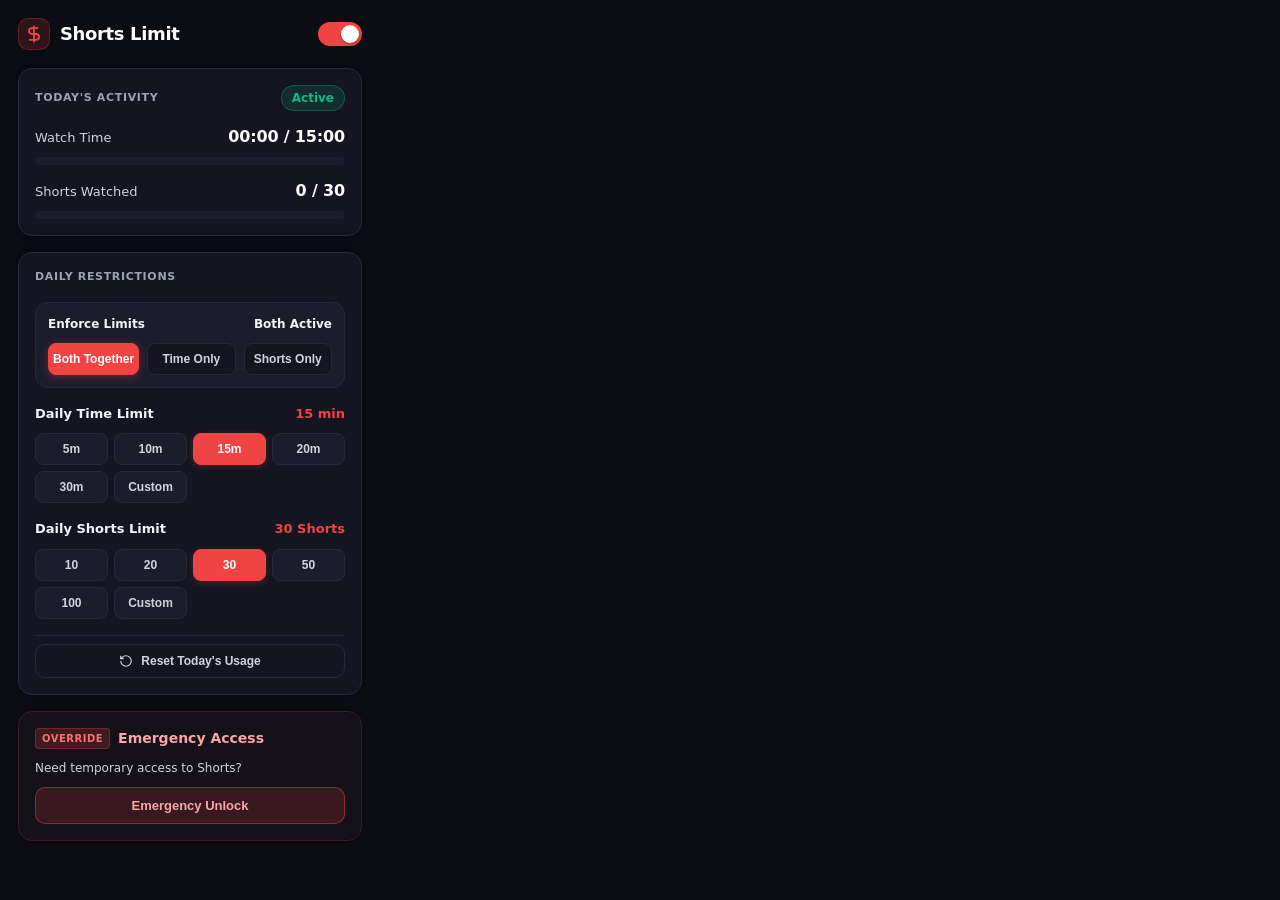
<file: extension/popup.html>
<!DOCTYPE html>
<html lang="en">
<head>
  <meta charset="UTF-8">
  <meta name="viewport" content="width=device-width, initial-scale=1.0">
  <title>Shorts Limit</title>
  <link rel="stylesheet" href="popup.css">
</head>
<body>
  <div class="popup-container">
    <!-- Header -->
    <header class="header">
      <div class="brand">
        <div class="brand-icon">
          <svg viewBox="0 0 24 24" width="20" height="20" fill="none" stroke="currentColor" stroke-width="2.2">
            <path d="M12 2v20M17 5H9.5a3.5 3.5 0 0 0 0 7h5a3.5 3.5 0 0 1 0 7H6"/>
          </svg>
        </div>
        <h1 class="brand-title">Shorts Limit</h1>
      </div>
      <label class="switch" title="Enable / Disable Shorts Limit">
        <input type="checkbox" id="toggle-enabled" checked>
        <span class="slider"></span>
      </label>
    </header>

    <!-- Today's Progress Card -->
    <section class="card progress-card">
      <div class="card-header">
        <span class="card-subtitle">TODAY'S ACTIVITY</span>
        <span id="badge-status" class="status-badge active">Active</span>
      </div>

      <!-- Time Usage -->
      <div class="stat-group">
        <div class="stat-meta">
          <span class="stat-label">Watch Time</span>
          <span class="stat-fraction" id="time-display">00:00 / 15:00</span>
        </div>
        <div class="progress-track">
          <div class="progress-fill" id="time-progress" style="width: 0%"></div>
        </div>
      </div>

      <!-- Shorts Views -->
      <div class="stat-group">
        <div class="stat-meta">
          <span class="stat-label">Shorts Watched</span>
          <span class="stat-fraction" id="shorts-display">0 / 30</span>
        </div>
        <div class="progress-track">
          <div class="progress-fill" id="shorts-progress" style="width: 0%"></div>
        </div>
      </div>
    </section>

    <!-- Settings Section -->
    <section class="card settings-card">
      <div class="settings-header-row">
        <h2 class="section-title">Daily Restrictions</h2>
      </div>

      <!-- Restriction Mode Selector -->
      <div class="mode-selector-group">
        <div class="mode-label-row">
          <span class="setting-title">Enforce Limits</span>
          <span class="mode-active-summary" id="mode-summary">Both Active</span>
        </div>
        <div class="mode-toggle-grid" id="mode-selector">
          <button class="mode-btn active" data-mode="both">Both Together</button>
          <button class="mode-btn" data-mode="time">Time Only</button>
          <button class="mode-btn" data-mode="shorts">Shorts Only</button>
        </div>
      </div>

      <!-- Time Limit Presets -->
      <div class="setting-item" id="time-setting-item">
        <div class="setting-label-row">
          <span class="setting-title">
            Daily Time Limit
            <span class="inactive-tag hidden" id="time-inactive-tag">Inactive</span>
          </span>
          <span class="current-limit-val" id="current-time-label">15 min</span>
        </div>
        <div class="preset-grid" id="time-presets">
          <button class="preset-btn" data-time="300">5m</button>
          <button class="preset-btn" data-time="600">10m</button>
          <button class="preset-btn active" data-time="900">15m</button>
          <button class="preset-btn" data-time="1200">20m</button>
          <button class="preset-btn" data-time="1800">30m</button>
          <button class="preset-btn custom-toggle" id="time-custom-toggle">Custom</button>
        </div>
        <div class="custom-input-row hidden" id="time-custom-row">
          <input type="number" id="time-custom-input" min="1" max="720" placeholder="Minutes">
          <button class="btn-save-custom" id="time-custom-save">Set</button>
        </div>
      </div>

      <!-- Shorts Limit Presets -->
      <div class="setting-item" id="shorts-setting-item">
        <div class="setting-label-row">
          <span class="setting-title">
            Daily Shorts Limit
            <span class="inactive-tag hidden" id="shorts-inactive-tag">Inactive</span>
          </span>
          <span class="current-limit-val" id="current-shorts-label">30 Shorts</span>
        </div>
        <div class="preset-grid" id="shorts-presets">
          <button class="preset-btn" data-shorts="10">10</button>
          <button class="preset-btn" data-shorts="20">20</button>
          <button class="preset-btn active" data-shorts="30">30</button>
          <button class="preset-btn" data-shorts="50">50</button>
          <button class="preset-btn" data-shorts="100">100</button>
          <button class="preset-btn custom-toggle" id="shorts-custom-toggle">Custom</button>
        </div>
        <div class="custom-input-row hidden" id="shorts-custom-row">
          <input type="number" id="shorts-custom-input" min="1" max="1000" placeholder="Count">
          <button class="btn-save-custom" id="shorts-custom-save">Set</button>
        </div>
      </div>

      <!-- Reset Today's Usage -->
      <div class="reset-row">
        <button class="btn-secondary" id="btn-reset-usage">
          <svg viewBox="0 0 24 24" width="14" height="14" fill="none" stroke="currentColor" stroke-width="2">
            <path d="M3 12a9 9 0 1 0 9-9 9.75 9.75 0 0 0-6.74 2.74L3 8"/>
            <path d="M3 3v5h5"/>
          </svg>
          Reset Today's Usage
        </button>
      </div>
    </section>

    <!-- Emergency Access Section (Visually Separated) -->
    <section class="card emergency-card" id="emergency-section">
      <div class="emergency-header">
        <span class="emergency-tag">OVERRIDE</span>
        <h3 class="emergency-title">Emergency Access</h3>
      </div>
      <p class="emergency-desc" id="emergency-desc">
        Need temporary access to Shorts?
      </p>
      <button class="btn-emergency" id="btn-emergency-unlock">
        Emergency Unlock
      </button>
    </section>

    <!-- Reset Confirmation Modal -->
    <div class="modal-backdrop hidden" id="reset-modal">
      <div class="modal-dialog">
        <h4 class="modal-title">Reset Usage?</h4>
        <p class="modal-body">This will reset your watch time and Shorts view count for today back to zero.</p>
        <div class="modal-actions">
          <button class="btn-dialog-cancel" id="btn-cancel-reset">Cancel</button>
          <button class="btn-dialog-danger" id="btn-confirm-reset">Reset</button>
        </div>
      </div>
    </div>

    <!-- Emergency Unlock Confirmation Modal -->
    <div class="modal-backdrop hidden" id="emergency-modal">
      <div class="modal-dialog">
        <h4 class="modal-title">Emergency Unlock</h4>
        <p class="modal-body">
          You've reached today's Shorts restriction.
          Emergency access will allow Shorts again for the rest of today, while your usage continues to be tracked.
        </p>
        <div class="modal-actions">
          <button class="btn-dialog-cancel" id="btn-cancel-emergency">Cancel</button>
          <button class="btn-dialog-confirm" id="btn-confirm-emergency">Unlock for Today</button>
        </div>
      </div>
    </div>

  </div>
  <script src="popup.js"></script>
</body>
</html>
</file>
<file: extension/popup.css>
/* Shorts Limit - Modern Dark Popup Styling */

:root {
  --bg-main: #0c0d13;
  --bg-card: #141520;
  --bg-elevated: #1c1d2c;
  --bg-input: #1e2030;
  --border-subtle: #26273c;
  --border-card: #27283c;
  --border-focus: #ef4444;
  --text-primary: #f3f4f6;
  --text-secondary: #d1d5db;
  --text-muted: #9ca3af;
  --accent-red: #ef4444;
  --accent-red-hover: #dc2626;
  --accent-green: #10b981;
  --accent-amber: #f59e0b;
  --font-stack: system-ui, -apple-system, BlinkMacSystemFont, "Segoe UI", Roboto, Helvetica, Arial, sans-serif;
}

* {
  box-sizing: border-box;
  margin: 0;
  padding: 0;
}

body {
  width: 380px;
  background-color: var(--bg-main);
  color: var(--text-primary);
  font-family: var(--font-stack);
  font-size: 14px;
  line-height: 1.5;
  user-select: none;
  overflow-x: hidden;
  -webkit-font-smoothing: antialiased;
}

.popup-container {
  padding: 18px;
  display: flex;
  flex-direction: column;
  gap: 16px;
}

/* Header */
.header {
  display: flex;
  align-items: center;
  justify-content: space-between;
  padding-bottom: 2px;
}

.brand {
  display: flex;
  align-items: center;
  gap: 10px;
}

.brand-icon {
  width: 32px;
  height: 32px;
  border-radius: 10px;
  background: rgba(239, 68, 68, 0.15);
  border: 1px solid rgba(239, 68, 68, 0.25);
  color: var(--accent-red);
  display: flex;
  align-items: center;
  justify-content: center;
}

.brand-title {
  font-size: 18px;
  font-weight: 700;
  letter-spacing: -0.02em;
  color: #ffffff;
  line-height: 1.1;
}

.brand-subtitle {
  display: block;
  font-size: 11px;
  font-weight: 500;
  color: var(--text-muted);
}

/* Toggle Switch */
.switch {
  position: relative;
  display: inline-block;
  width: 44px;
  height: 24px;
}

.switch input {
  opacity: 0;
  width: 0;
  height: 0;
}

.slider {
  position: absolute;
  cursor: pointer;
  top: 0;
  left: 0;
  right: 0;
  bottom: 0;
  background-color: #374151;
  transition: 0.2s cubic-bezier(0.4, 0, 0.2, 1);
  border-radius: 24px;
}

.slider:before {
  position: absolute;
  content: "";
  height: 18px;
  width: 18px;
  left: 3px;
  bottom: 3px;
  background-color: white;
  transition: 0.2s cubic-bezier(0.4, 0, 0.2, 1);
  border-radius: 50%;
  box-shadow: 0 1px 3px rgba(0, 0, 0, 0.3);
}

input:checked + .slider {
  background-color: var(--accent-red);
}

input:checked + .slider:before {
  transform: translateX(20px);
}

/* Cards */
.card {
  background-color: var(--bg-card);
  border: 1px solid var(--border-card);
  border-radius: 14px;
  padding: 16px;
  box-shadow: 0 4px 12px rgba(0, 0, 0, 0.15);
}

/* Progress Card */
.progress-card {
  display: flex;
  flex-direction: column;
  gap: 14px;
}

.card-header {
  display: flex;
  justify-content: space-between;
  align-items: center;
}

.card-subtitle {
  font-size: 11px;
  font-weight: 700;
  letter-spacing: 0.06em;
  color: var(--text-muted);
  text-transform: uppercase;
}

.status-badge {
  font-size: 12px;
  font-weight: 600;
  padding: 3px 10px;
  border-radius: 9999px;
  background: rgba(16, 185, 129, 0.15);
  color: var(--accent-green);
  border: 1px solid rgba(16, 185, 129, 0.3);
}

.status-badge.blocked {
  background: rgba(239, 68, 68, 0.15);
  color: var(--accent-red);
  border: 1px solid rgba(239, 68, 68, 0.3);
}

.status-badge.unlocked {
  background: rgba(245, 158, 11, 0.15);
  color: var(--accent-amber);
  border: 1px solid rgba(245, 158, 11, 0.3);
}

.stat-group {
  display: flex;
  flex-direction: column;
  gap: 8px;
}

.stat-meta {
  display: flex;
  justify-content: space-between;
  align-items: baseline;
}

.stat-label {
  font-size: 13px;
  color: var(--text-secondary);
  font-weight: 500;
}

.stat-fraction {
  font-size: 16px;
  font-weight: 700;
  color: #ffffff;
  font-variant-numeric: tabular-nums;
  letter-spacing: -0.01em;
}

.progress-track {
  height: 8px;
  background-color: var(--bg-elevated);
  border-radius: 9999px;
  overflow: hidden;
}

.progress-fill {
  height: 100%;
  background: linear-gradient(90deg, #ef4444, #f87171);
  border-radius: 9999px;
  transition: width 0.3s ease;
}

/* Settings Card */
.settings-card {
  display: flex;
  flex-direction: column;
  gap: 16px;
}

.section-title {
  font-size: 11px;
  font-weight: 700;
  color: var(--text-muted);
  text-transform: uppercase;
  letter-spacing: 0.06em;
}

/* Restriction Mode Selector */
.mode-selector-group {
  display: flex;
  flex-direction: column;
  gap: 10px;
  background: var(--bg-elevated);
  border: 1px solid var(--border-card);
  border-radius: 12px;
  padding: 12px;
}

.mode-label-row {
  display: flex;
  justify-content: space-between;
  align-items: center;
}

.mode-label-row span {
  font-size: 12px;
  font-weight: 600;
  color: var(--text-primary);
}

.mode-active-summary {
  font-size: 12px;
  font-weight: 700;
  color: var(--accent-red);
}

.mode-toggle-grid {
  display: grid;
  grid-template-columns: repeat(3, 1fr);
  gap: 8px;
}

.mode-btn {
  background: var(--bg-card);
  border: 1px solid var(--border-card);
  border-radius: 8px;
  color: var(--text-secondary);
  font-size: 12px;
  font-weight: 600;
  padding: 8px 4px;
  cursor: pointer;
  transition: all 0.15s ease;
  text-align: center;
  white-space: nowrap;
}

.mode-btn:hover {
  background: #2a2c42;
  color: #fff;
}

.mode-btn.active {
  background: var(--accent-red);
  border-color: var(--accent-red);
  color: #ffffff;
  font-weight: 700;
  box-shadow: 0 2px 8px rgba(239, 68, 68, 0.35);
}

.inactive-tag {
  font-size: 11px;
  font-weight: 600;
  padding: 2px 6px;
  background: rgba(107, 114, 128, 0.25);
  color: #9ca3af;
  border-radius: 6px;
  margin-left: 6px;
  letter-spacing: 0.02em;
  border: 1px solid rgba(107, 114, 128, 0.3);
}

.inactive-tag.hidden {
  display: none;
}

.setting-item.inactive {
  opacity: 0.45;
  pointer-events: none;
  filter: grayscale(0.5);
  transition: opacity 0.2s ease;
}

.stat-group.inactive {
  opacity: 0.5;
}

.setting-item {
  display: flex;
  flex-direction: column;
  gap: 10px;
  transition: opacity 0.2s ease;
}

.setting-label-row {
  display: flex;
  justify-content: space-between;
  align-items: center;
}

.setting-title {
  font-size: 13px;
  font-weight: 600;
  color: var(--text-primary);
}

.current-limit-val {
  font-size: 13px;
  font-weight: 700;
  color: var(--accent-red);
}

.preset-grid {
  display: grid;
  grid-template-columns: repeat(4, 1fr);
  gap: 6px;
}

.preset-btn {
  background: var(--bg-elevated);
  border: 1px solid var(--border-card);
  border-radius: 8px;
  color: var(--text-secondary);
  font-size: 12px;
  font-weight: 600;
  padding: 8px 4px;
  cursor: pointer;
  transition: all 0.15s ease;
  text-align: center;
}

.preset-btn:hover {
  background: #2a2c42;
  color: #fff;
}

.preset-btn.active {
  background: var(--accent-red);
  border-color: var(--accent-red);
  color: #ffffff;
  font-weight: 700;
  box-shadow: 0 2px 6px rgba(239, 68, 68, 0.25);
}

.custom-input-row {
  display: flex;
  gap: 8px;
  margin-top: 4px;
}

.custom-input-row.hidden {
  display: none;
}

.custom-input-row input {
  flex: 1;
  background: var(--bg-input);
  border: 1px solid var(--border-card);
  border-radius: 8px;
  color: var(--text-primary);
  font-size: 13px;
  padding: 7px 12px;
  outline: none;
}

.custom-input-row input:focus {
  border-color: var(--accent-red);
}

.btn-save-custom {
  background: var(--accent-red);
  color: white;
  border: none;
  border-radius: 8px;
  font-size: 12px;
  font-weight: 600;
  padding: 0 14px;
  cursor: pointer;
  transition: background 0.15s ease;
}

.btn-save-custom:hover {
  background: var(--accent-red-hover);
}

/* Reset Button */
.reset-row {
  padding-top: 8px;
  border-top: 1px solid var(--border-card);
}

.btn-secondary {
  width: 100%;
  display: flex;
  align-items: center;
  justify-content: center;
  gap: 8px;
  background: transparent;
  border: 1px solid var(--border-card);
  border-radius: 10px;
  color: var(--text-secondary);
  font-size: 12px;
  font-weight: 600;
  padding: 9px 14px;
  cursor: pointer;
  transition: all 0.15s ease;
}

.btn-secondary:hover {
  background: var(--bg-elevated);
  color: var(--text-primary);
  border-color: #3b3c4f;
}

/* Emergency Card */
.emergency-card {
  background: #151119;
  border: 1px solid #3b1c24;
  border-radius: 14px;
  padding: 16px;
  display: flex;
  flex-direction: column;
  gap: 10px;
  box-shadow: 0 4px 12px rgba(0, 0, 0, 0.15);
}

.emergency-header {
  display: flex;
  align-items: center;
  gap: 8px;
}

.emergency-tag {
  font-size: 10px;
  font-weight: 700;
  padding: 2px 6px;
  background: rgba(239, 68, 68, 0.2);
  color: #f87171;
  border-radius: 4px;
  border: 1px solid rgba(239, 68, 68, 0.3);
  letter-spacing: 0.05em;
}

.emergency-title {
  font-size: 14px;
  font-weight: 700;
  color: #fca5a5;
}

.emergency-desc {
  font-size: 12px;
  color: var(--text-secondary);
  line-height: 1.5;
}

.btn-emergency {
  background: rgba(239, 68, 68, 0.16);
  border: 1px solid rgba(239, 68, 68, 0.45);
  border-radius: 10px;
  color: #fca5a5;
  font-size: 13px;
  font-weight: 700;
  padding: 10px 14px;
  cursor: pointer;
  transition: all 0.15s ease;
}

.btn-emergency:hover:not(:disabled) {
  background: var(--accent-red);
  border-color: var(--accent-red);
  color: #ffffff;
  box-shadow: 0 2px 8px rgba(239, 68, 68, 0.35);
}

.btn-emergency:disabled {
  background: #1a1a24;
  border-color: #2b2b3b;
  color: #555869;
  cursor: not-allowed;
}

/* Modals */
.modal-backdrop {
  position: fixed;
  top: 0;
  left: 0;
  right: 0;
  bottom: 0;
  background: rgba(0, 0, 0, 0.82);
  backdrop-filter: blur(5px);
  display: flex;
  align-items: center;
  justify-content: center;
  padding: 18px;
  z-index: 100;
}

.modal-backdrop.hidden {
  display: none;
}

.modal-dialog {
  background: var(--bg-card);
  border: 1px solid var(--border-card);
  border-radius: 14px;
  padding: 20px;
  width: 100%;
  display: flex;
  flex-direction: column;
  gap: 12px;
  box-shadow: 0 12px 30px rgba(0, 0, 0, 0.6);
}

.modal-title {
  font-size: 16px;
  font-weight: 700;
  color: #ffffff;
}

.modal-body {
  font-size: 13px;
  color: var(--text-secondary);
  line-height: 1.5;
}

.modal-actions {
  display: flex;
  justify-content: flex-end;
  gap: 10px;
  margin-top: 8px;
}

.btn-dialog-cancel {
  background: transparent;
  border: 1px solid var(--border-card);
  color: var(--text-secondary);
  border-radius: 8px;
  font-size: 12px;
  font-weight: 600;
  padding: 8px 14px;
  cursor: pointer;
}

.btn-dialog-cancel:hover {
  background: var(--bg-elevated);
  color: var(--text-primary);
}

.btn-dialog-danger {
  background: var(--accent-red);
  color: #ffffff;
  border: none;
  border-radius: 8px;
  font-size: 12px;
  font-weight: 700;
  padding: 8px 16px;
  cursor: pointer;
  box-shadow: 0 2px 6px rgba(239, 68, 68, 0.3);
}

.btn-dialog-danger:hover {
  background: var(--accent-red-hover);
}

.btn-dialog-confirm {
  background: #f59e0b;
  color: #111827;
  border: none;
  border-radius: 8px;
  font-size: 12px;
  font-weight: 700;
  padding: 8px 16px;
  cursor: pointer;
  box-shadow: 0 2px 6px rgba(245, 158, 11, 0.3);
}

.btn-dialog-confirm:hover {
  background: #d97706;
}
</file>
